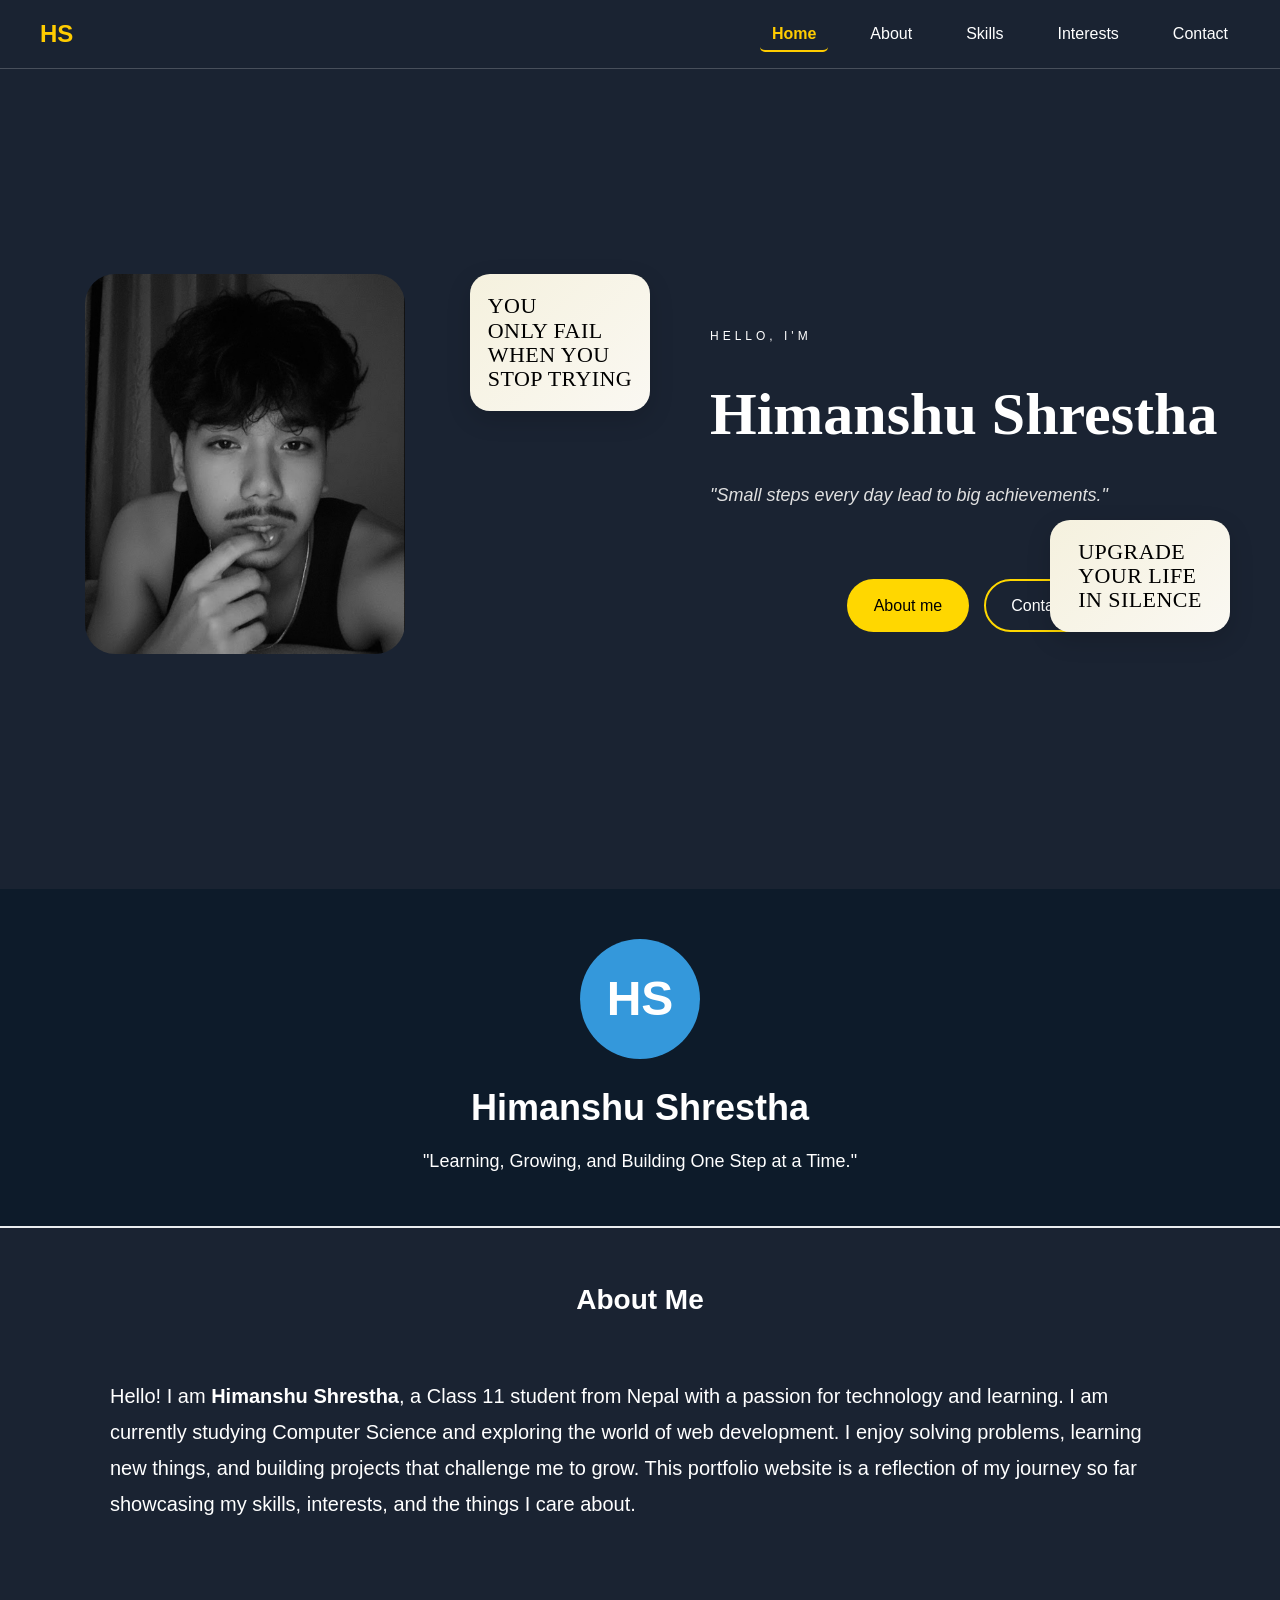
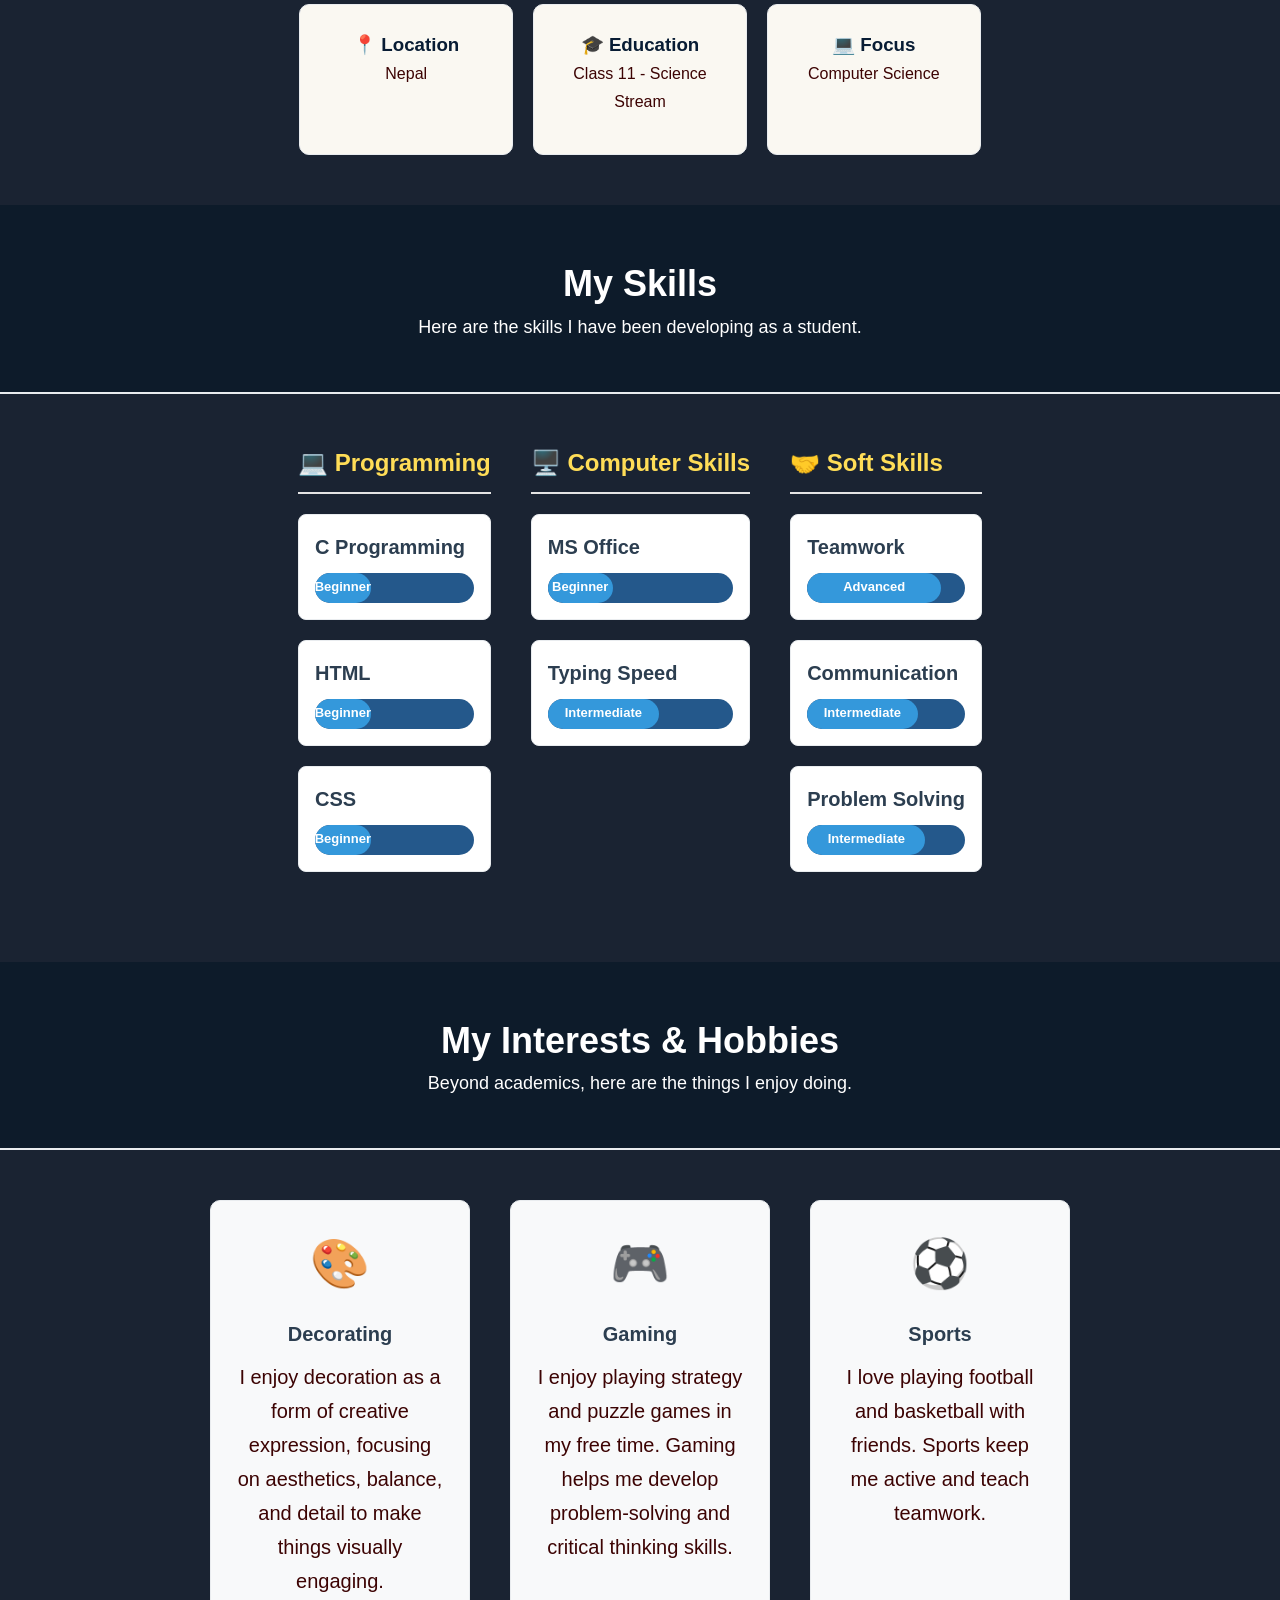
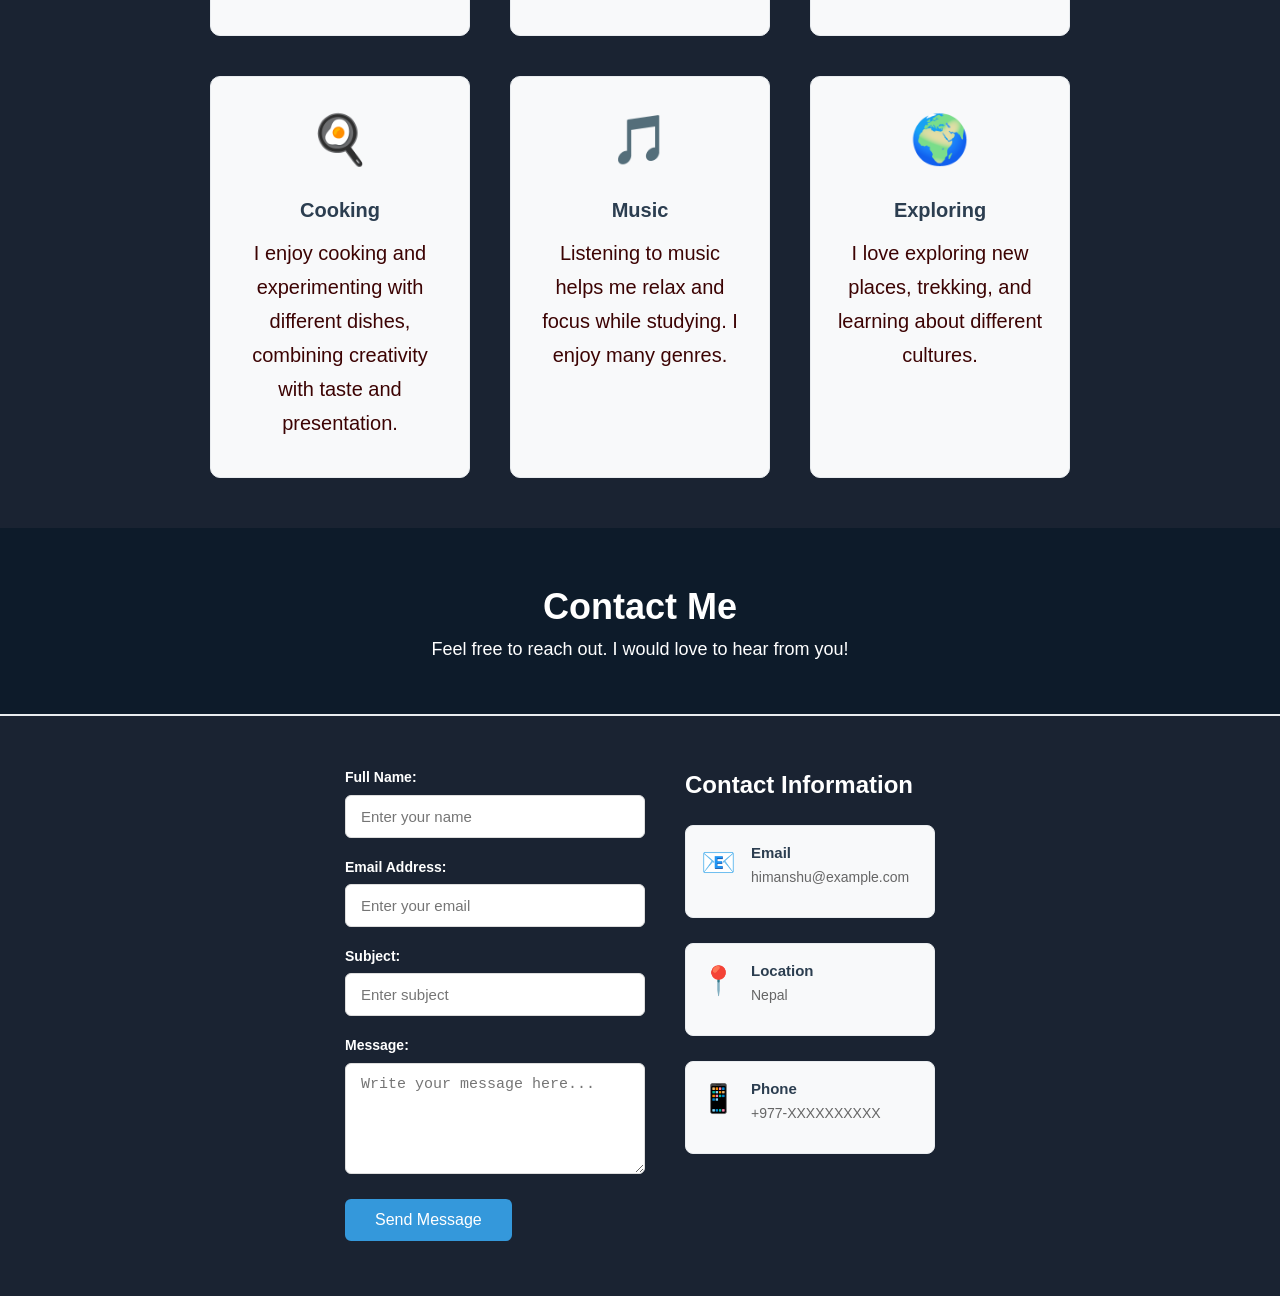
<file: index.html>
<!DOCTYPE html>
<html>
<head>
  <meta charset="UTF-8">
  <meta name="viewport" content="width=device-width, initial-scale=1.0">
  <title>Himanshu Shrestha - Portfolio</title>
  <link rel="stylesheet" href="css/home.css">

</head>
<body>

  <nav class="navbar">
    <div class="nav-brand"><a href="index.html">HS</a></div>
    <ul class="nav-links">
      <li><a href="home.html" class="active">Home</a></li>
      <li><a href="about.html">About</a></li>
      <li><a href="skills.html">Skills</a></li>
      <li><a href="interests.html">Interests</a></li>
      <li><a href="contact.html">Contact</a></li>
    </ul>
  </nav>


  <section class="hero">

    <div class="hero-left">
      <div class="hero-image">
        <img src="IMG_1702.jpeg" alt="Himanshu Shrestha" />
      </div>

      <div class="quotes">
        <div class="quote-card quote-a">
          <p>YOU <br>ONLY FAIL<br>WHEN YOU<br>STOP TRYING</p>
        </div>
      </div>

    </div>

    <div class="hero-right">
      <p class="subtitle">Hello, I'm</p>
      <h1 class="title">Himanshu Shrestha</h1>
      <p class="tagline">"Small steps every day lead to big achievements."</p>

      <div class="buttons">
       <a href="about.html" class="btn primary">About me</a>
       <a href="contact.html" class="btn outline">Contact</a>
      </div>

      <div class="quote-card quote-b">
        <p>UPGRADE<br>YOUR LIFE<br>in SILENCE</p>
      </div>
    </div>
  </section>

</body>
</html>

<!DOCTYPE html>
<html>
<head>
    <meta charset="UTF-8">
    <meta name="viewport" content="width=device-width, initial-scale=1.0">
    <title>Himanshu Shrestha - About Me</title>
    <link rel="stylesheet" href="css/style.css">
    <link rel="stylesheet" href="css/about.css">

    <style>
        .hero-section {
            text-align: center;
            padding: 60px 20px;
            background-color: #0d1b2a;
            border-bottom: 2px solid #e9ecef;
        }

        .hero-section h1 {
            font-size: 42px;
            color: #fff;
            margin-bottom: 10px;
        }

        .hero-section p.tagline {
            font-size: 18px;
            color: #fff;
            font-style: italic;
        }
    </style>
</head>

<body>
    <section class="page-header hero-section">
        <div class="avatar-container">
            <div style="width: 120px; height: 120px; border-radius: 50%; background-color: #3498db; color: white; display: flex; align-items: center; justify-content: center; font-size: 48px; font-weight: bold; margin: 0 auto 20px auto;">HS</div>
        </div>
        <h1>Himanshu Shrestha</h1>
        <p class=".tagline">"Learning, Growing, and Building One Step at a Time."</p>
    </section>

    <section class="content-section">
        <div class="container">
            <h2>About Me</h2>
            <p style="font-size: 20px;">
                Hello! I am <strong>Himanshu Shrestha</strong>, a Class 11 student from Nepal with a passion for technology and learning. I am currently studying Computer Science and exploring the world of web development. I enjoy solving problems, learning new things, and building projects that challenge me to grow. This portfolio website is a reflection of my journey so far showcasing my skills, interests, and the things I care about.
            </p>

            <div class="info-cards">
                <div class="info-card">
                    <h3>📍 Location</h3>
                    <p>Nepal</p>
                </div>
                <div class="info-card">
                    <h3>🎓 Education</h3>
                    <p>Class 11 - Science Stream</p>
                </div>
                <div class="info-card">
                    <h3>💻 Focus</h3>
                    <p>Computer Science</p>
                </div>
            </div>
        </div>
    </section>

</body>
</html>

<!DOCTYPE html>
<html>
<head>
    <meta charset="UTF-8">
    <meta name="viewport" content="width=device-width, initial-scale=1.0">
    <title>Himanshu Shrestha - Skills</title>
    <link rel="stylesheet" href="css/style.css">
    <link rel="stylesheet" href="css/skills.css">

    <style>
        .skills-header {
            text-align: center;
            padding: 50px 20px;
            background-color: #0d1b2a;
            border-bottom: 2px solid #e9ecef;
        }

        .skills-header h1 {
            font-size: 36px;
            color: #fff;
        }

        .skills-header p {
            color: #fff;
            font-size: 18px;
        }
    </style>
</head>

<body>
    <section class="skills-header">
        <h1>My Skills</h1>
        <p>Here are the skills I have been developing as a student.</p>
    </section>

    <section class="content-section">
        <div class="container">

            <div class="skill-category">
                <h2>💻 Programming</h2> 
                <div class="skills-grid">
                    <div class="skill-item">
                        <h3>C Programming</h3>
                        <div class="skill-bar">
                            <div class="skill-level" style="width: 35%;">Beginner</div>
                        </div>
                    </div>

                    <div class="skill-item">
                        <h3>HTML</h3>
                        <div class="skill-bar">
                            <div class="skill-level" style="width: 35%;">Beginner</div>
                        </div>
                    </div>

                    <div class="skill-item">
                        <h3>CSS</h3>
                        <div class="skill-bar">
                            <div class="skill-level" style="width: 35%;">Beginner</div>
                        </div>
                    </div>
                </div>
            </div>

            <div class="skill-category">
                <h2>🖥️ Computer Skills</h2>
                <div class="skills-grid">
                    <div class="skill-item">
                        <h3>MS Office</h3>
                        <div class="skill-bar">
                            <div class="skill-level" style="width: 35%;">Beginner</div>
                        </div>
                    </div>

                    <div class="skill-item">
                        <h3>Typing Speed</h3>
                        <div class="skill-bar">
                            <div class="skill-level" style="width: 60%;">Intermediate</div>
                        </div>
                    </div>
                </div>
            </div>

            <div class="skill-category">
                <h2>🤝 Soft Skills</h2>
                <div class="skills-grid">
                    <div class="skill-item">
                        <h3>Teamwork</h3>
                        <div class="skill-bar">
                            <div class="skill-level" style="width: 85%;">Advanced</div>
                        </div>
                    </div>

                    <div class="skill-item">
                        <h3>Communication</h3>
                        <div class="skill-bar">
                            <div class="skill-level" style="width: 70%;">Intermediate</div>
                        </div>
                    </div>

                    <div class="skill-item">
                        <h3>Problem Solving</h3>
                        <div class="skill-bar">
                            <div class="skill-level" style="width: 75%;">Intermediate</div>
                        </div>
                    </div>
                </div>
            </div>

        </div>
    </section>

</body>
</html>

<!DOCTYPE html>
<html>
<head>
    <meta charset="UTF-8">
    <meta name="viewport" content="width=device-width, initial-scale=1.0">
    <title>Himanshu Shrestha - Interests</title>
    <link rel="stylesheet" href="css/style.css">
    <link rel="stylesheet" href="css/interests.css">

    <style>
        .interests-header {
            text-align: center;
            padding: 50px 20px;
            background-color: #0d1b2a;
            border-bottom: 2px solid #e9ecef;
        }

        .interests-header h1 {
            font-size: 36px;
            color: #fff;
        }

        .interests-header p {
            color: #fff;
            font-size: 18px;
        }
    </style>
</head>

<body>
    <section class="page-header interests-header">
        <h1>My Interests & Hobbies</h1>
        <p>Beyond academics, here are the things I enjoy doing.</p>
    </section>

    <section class="content-section">
        <div class="container">

            <div class="interest-card">
                <div class="interest-icon">🎨</div>
                <h3>Decorating</h3>
                <p>I enjoy decoration as a form of creative expression, focusing on aesthetics, balance, and detail to make things visually engaging.</p>
            </div>

            <div class="interest-card">
                <div class="interest-icon">🎮</div>
                <h3>Gaming</h3>
                <p>I enjoy playing strategy and puzzle games in my free time. Gaming helps me develop problem-solving and critical thinking skills.</p>
            </div>

            <div class="interest-card">
                <div class="interest-icon">⚽</div>
                <h3>Sports</h3>
                <p>I love playing football and basketball with friends. Sports keep me active and teach teamwork.</p>
            </div>

            <div class="interest-card">
                <div class="interest-icon">🍳</div>
                <h3>Cooking</h3>
                <p>I enjoy cooking and experimenting with different dishes, combining creativity with taste and presentation.</p>
            </div>

            <div class="interest-card">
                <div class="interest-icon">🎵</div>
                <h3>Music</h3>
                <p>Listening to music helps me relax and focus while studying. I enjoy many genres.</p>
            </div>

            <div class="interest-card">
                <div class="interest-icon">🌍</div>
                <h3>Exploring</h3>
                <p>I love exploring new places, trekking, and learning about different cultures.</p>
            </div>

        </div>
    </section>

</body>
</html>

<!DOCTYPE html>
<html>
<head>
    <meta charset="UTF-8">
    <meta name="viewport" content="width=device-width, initial-scale=1.0">
    <title>Himanshu Shrestha - Contact</title>
    <link rel="stylesheet" href="css/style.css">
    <link rel="stylesheet" href="css/contact.css">

    <style>
        .contact-header {
            text-align: center;
            padding: 50px 20px;
            background-color: #0d1b2a;
            border-bottom: 2px solid #e9ecef;
        }

        .contact-header h1 {
            font-size: 36px;
            color: #fff;
        }

        .contact-header p {
            color: #fff;
            font-size: 18px;
        }
    </style>
</head>

<body>
    <section class="page-header contact-header">
        <h1>Contact Me</h1>
        <p>Feel free to reach out. I would love to hear from you!</p>
    </section>

    <section class="content-section">
        <div class="container">
            <div class="contact-wrapper">

                <div class="contact-form-container">
                    <form id="contactForm" class="contact-form">

                        <div class="form-group">
                            <label for="name">Full Name:</label>
                            <input type="text" id="name" name="name" placeholder="Enter your name" required>
                        </div>

                        <div class="form-group">
                            <label for="email">Email Address:</label>
                            <input type="email" id="email" name="email" placeholder="Enter your email" required>
                        </div>

                        <div class="form-group">
                            <label for="subject">Subject:</label>
                            <input type="text" id="subject" name="subject" placeholder="Enter subject">
                        </div>

                        <div class="form-group">
                            <label for="message">Message:</label>
                            <textarea id="message" name="message" rows="5" placeholder="Write your message here..." required></textarea>
                        </div>

                        <button type="submit" class="submit-btn">Send Message</button>
                    </form>

                    <div id="formMessage" class="form-message"></div>
                </div>

                <div class="contact-info">
                    <h2>Contact Information</h2>

                    <div class="info-item">
                        <span class="info-icon">📧</span>
                        <div>
                            <h4>Email</h4>
                            <p>himanshu@example.com</p>
                        </div>
                    </div>

                    <div class="info-item">
                        <span class="info-icon">📍</span>
                        <div>
                            <h4>Location</h4>
                            <p>Nepal</p>
                        </div>
                    </div>

                    <div class="info-item">
                        <span class="info-icon">📱</span>
                        <div>
                            <h4>Phone</h4>
                            <p>+977-XXXXXXXXXX</p>
                        </div>
                    </div>

                </div>

            </div>
        </div>
    </section>

</body>
</html>
</file>
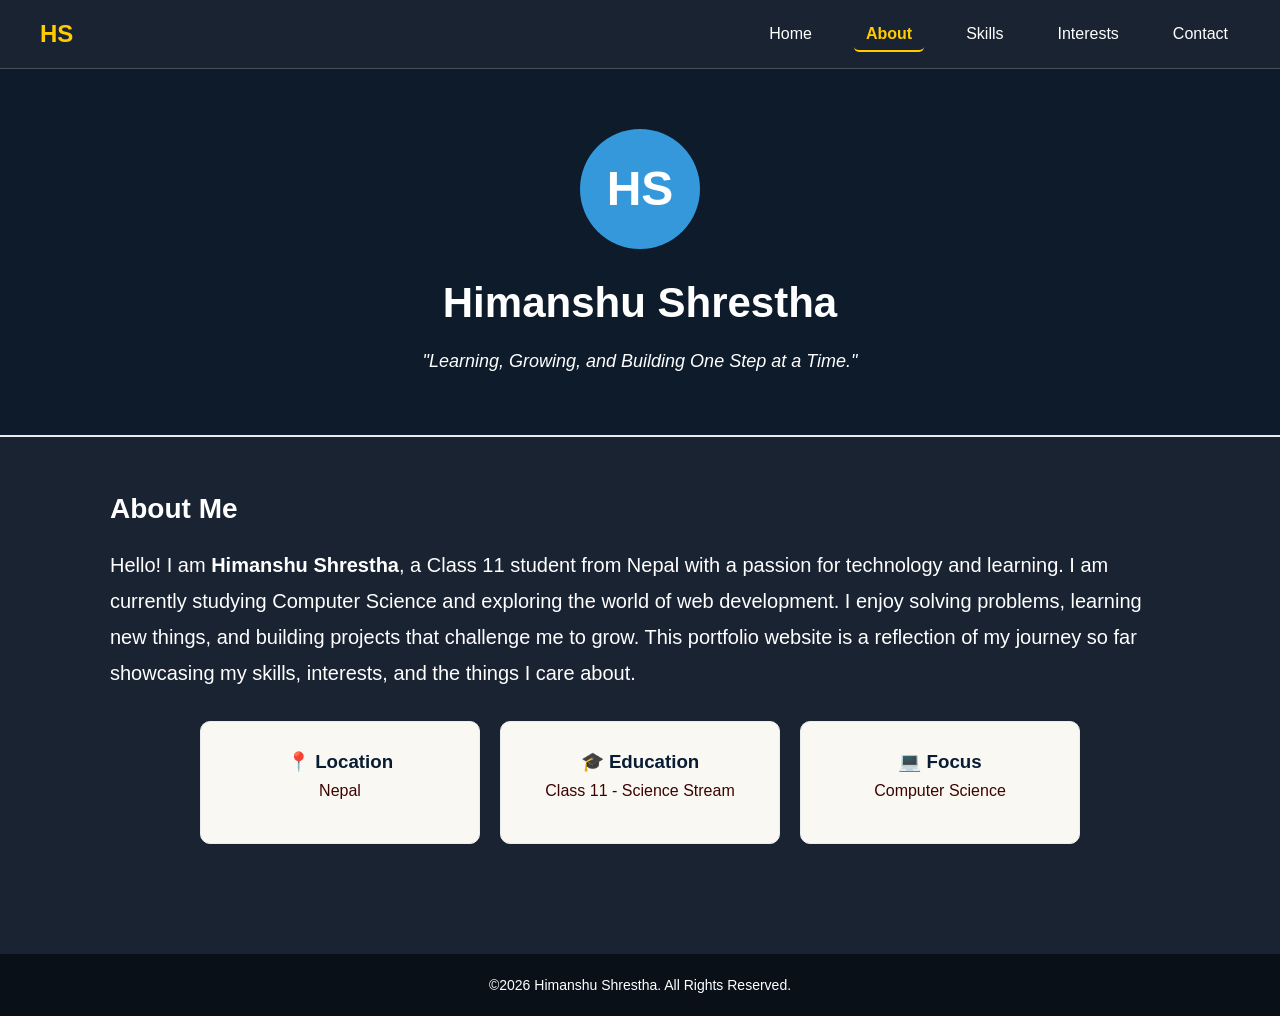
<file: about.html>
<!DOCTYPE html>
<html>
<head>
    <meta charset="UTF-8">
    <meta name="viewport" content="width=device-width, initial-scale=1.0">
    <title>Himanshu Shrestha - About Me</title>
    <link rel="stylesheet" href="css/style.css">
    <link rel="stylesheet" href="css/about.css">

    <style>
        .hero-section {
            text-align: center;
            padding: 60px 20px;
            background-color: #0d1b2a;
            border-bottom: 2px solid #e9ecef;
        }

        .hero-section h1 {
            font-size: 42px;
            color: #fff;
            margin-bottom: 10px;
        }

        .hero-section p.tagline {
            font-size: 18px;
            color: #fff;
            font-style: italic;
        }
    </style>
</head>

<body>

    <nav class="navbar">
        <div class="nav-brand"><a href="index.html">HS</a></div>
        <ul class="nav-links">
            <li><a href="home.html">Home</a></li>
            <li><a href="about.html" class="active">About</a></li>
            <li><a href="skills.html">Skills</a></li>
            <li><a href="interests.html">Interests</a></li>
            <li><a href="contact.html">Contact</a></li>
        </ul>
    </nav>

    <section class="page-header hero-section">
        <div class="avatar-container">
            <div style="width: 120px; height: 120px; border-radius: 50%; background-color: #3498db; color: white; display: flex; align-items: center; justify-content: center; font-size: 48px; font-weight: bold; margin: 0 auto 20px auto;">HS</div>
        </div>
        <h1>Himanshu Shrestha</h1>
        <p class="tagline">"Learning, Growing, and Building One Step at a Time."</p>
    </section>

    <section class="content-section">
        <div class="container">
            <h2>About Me</h2>
            <p style="font-size: 20px;">
                Hello! I am <strong>Himanshu Shrestha</strong>, a Class 11 student from Nepal with a passion for technology and learning. I am currently studying Computer Science and exploring the world of web development. I enjoy solving problems, learning new things, and building projects that challenge me to grow. This portfolio website is a reflection of my journey so far showcasing my skills, interests, and the things I care about.
            </p>

            <div class="info-cards">
                <div class="info-card">
                    <h3>📍 Location</h3>
                    <p>Nepal</p>
                </div>
                <div class="info-card">
                    <h3>🎓 Education</h3>
                    <p>Class 11 - Science Stream</p>
                </div>
                <div class="info-card">
                    <h3>💻 Focus</h3>
                    <p>Computer Science</p>
                </div>
            </div>
        </div>
    </section>

    <footer class="footer">
        <p>©2026 Himanshu Shrestha. All Rights Reserved.</p>
    </footer>

</body>
</html>
</file>
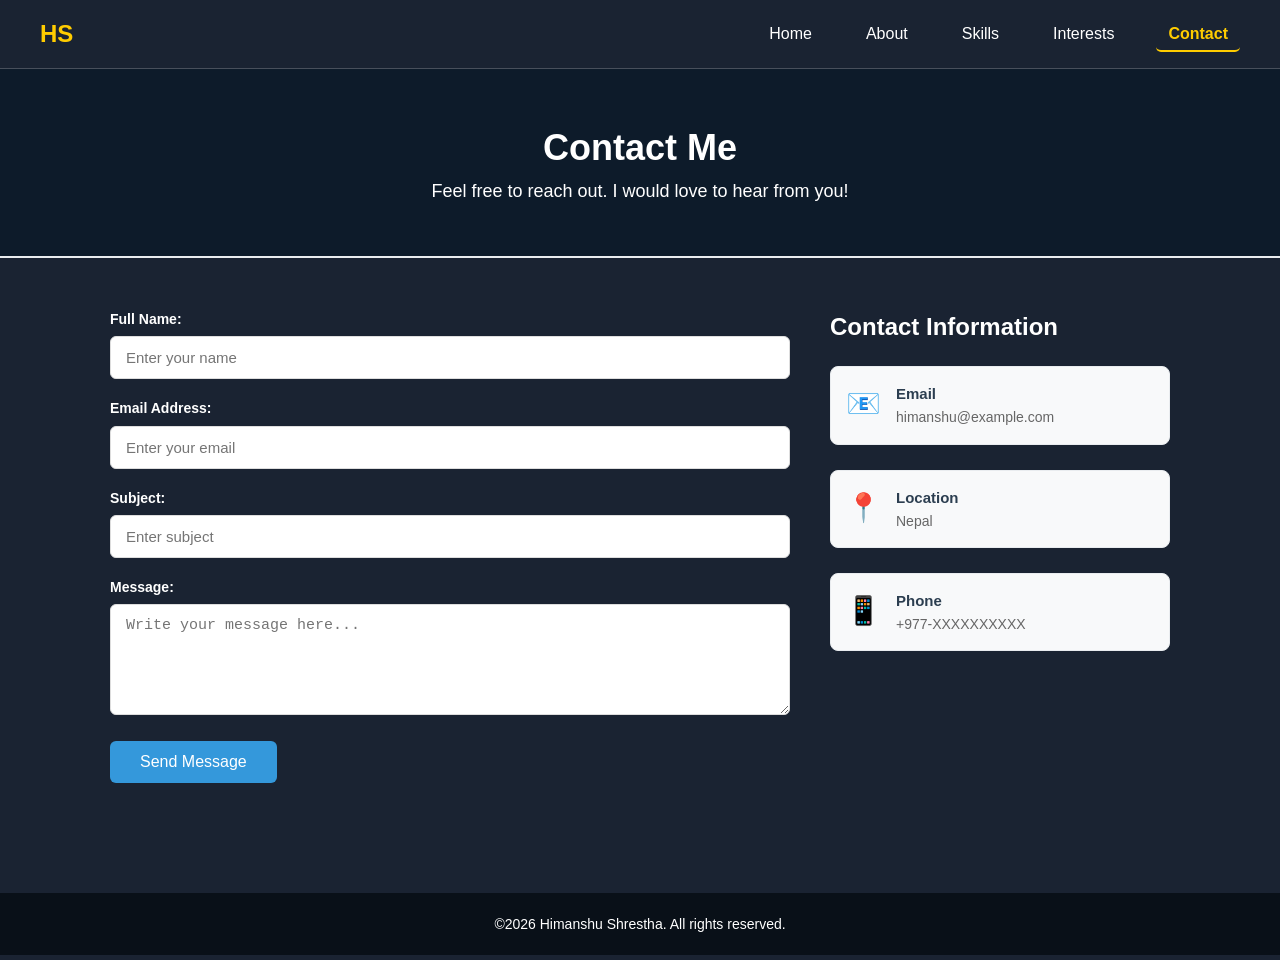
<file: contact.html>
<!DOCTYPE html>
<html>
<head>
    <meta charset="UTF-8">
    <meta name="viewport" content="width=device-width, initial-scale=1.0">
    <title>Himanshu Shrestha - Contact</title>
    <link rel="stylesheet" href="css/style.css">
    <link rel="stylesheet" href="css/contact.css">

    <style>
        .contact-header {
            text-align: center;
            padding: 50px 20px;
            background-color: #0d1b2a;
            border-bottom: 2px solid #e9ecef;
        }

        .contact-header h1 {
            font-size: 36px;
            color: #fff;
        }

        .contact-header p {
            color: #fff;
            font-size: 18px;
        }
    </style>
</head>

<body>

    <nav class="navbar">
        <div class="nav-brand"><a href="index.html">HS</a></div>
        <ul class="nav-links">
            <li><a href="home.html">Home</a></li>
            <li><a href="about.html">About</a></li>
            <li><a href="skills.html">Skills</a></li>
            <li><a href="interests.html">Interests</a></li>
            <li><a href="contact.html" class="active">Contact</a></li>
        </ul>
    </nav>

    <section class="page-header contact-header">
        <h1>Contact Me</h1>
        <p>Feel free to reach out. I would love to hear from you!</p>
    </section>

    <section class="content-section">
        <div class="container">
            <div class="contact-wrapper">

                <div class="contact-form-container">
                    <form id="contactForm" class="contact-form">

                        <div class="form-group">
                            <label for="name">Full Name:</label>
                            <input type="text" id="name" name="name" placeholder="Enter your name" required>
                        </div>

                        <div class="form-group">
                            <label for="email">Email Address:</label>
                            <input type="email" id="email" name="email" placeholder="Enter your email" required>
                        </div>

                        <div class="form-group">
                            <label for="subject">Subject:</label>
                            <input type="text" id="subject" name="subject" placeholder="Enter subject">
                        </div>

                        <div class="form-group">
                            <label for="message">Message:</label>
                            <textarea id="message" name="message" rows="5" placeholder="Write your message here..." required></textarea>
                        </div>

                        <button type="submit" class="submit-btn">Send Message</button>
                    </form>

                    <div id="formMessage" class="form-message"></div>
                </div>

                <div class="contact-info">
                    <h2>Contact Information</h2>

                    <div class="info-item">
                        <span class="info-icon">📧</span>
                        <div>
                            <h4>Email</h4>
                            <p>himanshu@example.com</p>
                        </div>
                    </div>

                    <div class="info-item">
                        <span class="info-icon">📍</span>
                        <div>
                            <h4>Location</h4>
                            <p>Nepal</p>
                        </div>
                    </div>

                    <div class="info-item">
                        <span class="info-icon">📱</span>
                        <div>
                            <h4>Phone</h4>
                            <p>+977-XXXXXXXXXX</p>
                        </div>
                    </div>

                </div>

            </div>
        </div>
    </section>

    <footer class="footer">
        <p>©2026 Himanshu Shrestha. All rights reserved.</p>
    </footer>

</body>
</html>
</file>
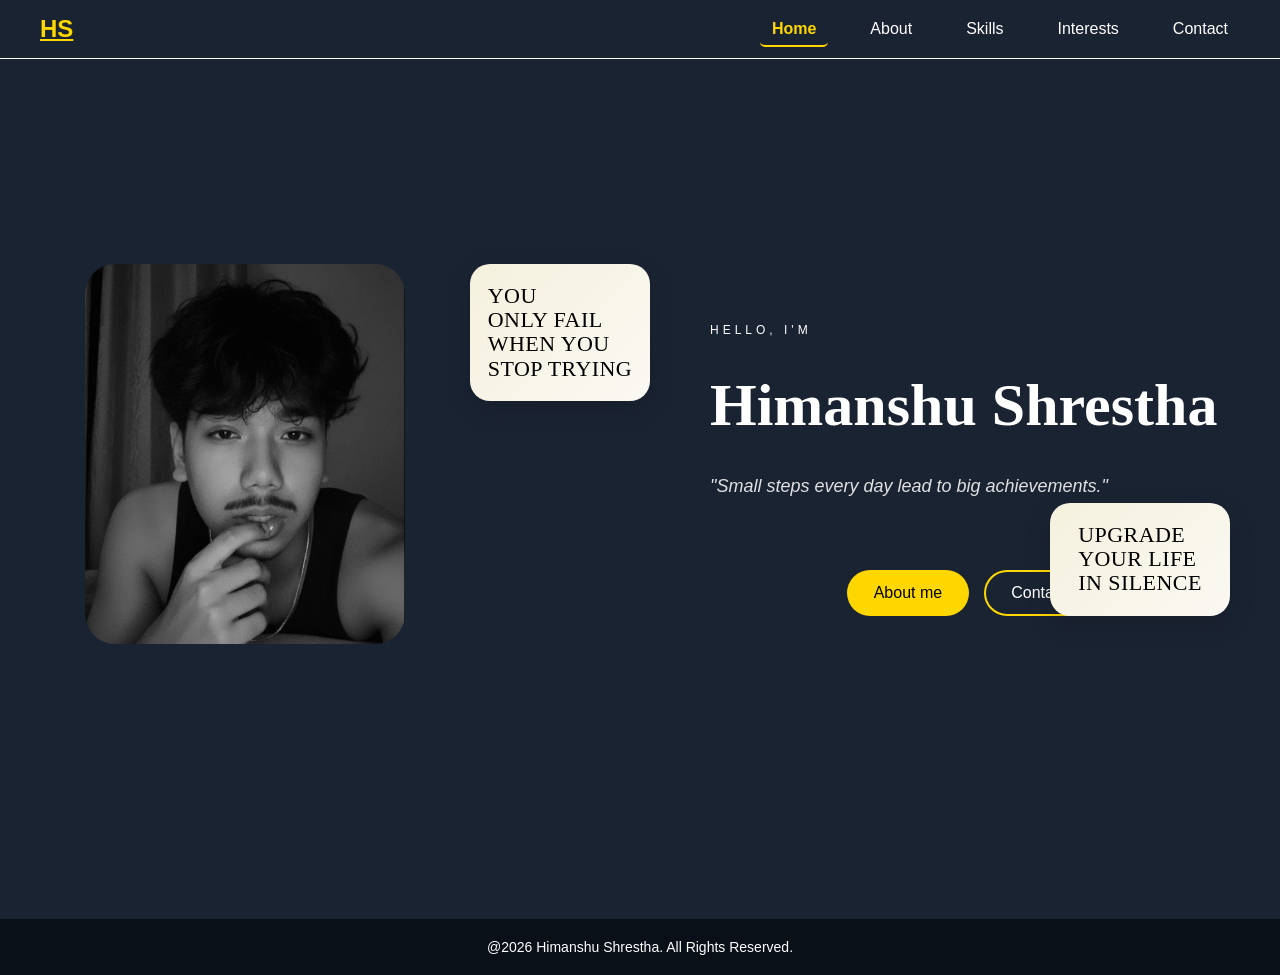
<file: home.html>
<!DOCTYPE html>
<html>
<head>
  <meta charset="UTF-8">
  <meta name="viewport" content="width=device-width, initial-scale=1.0">
  <title>Himanshu Shrestha - Portfolio</title>
  <link rel="stylesheet" href="css/home.css">

</head>
<body>

  <nav class="navbar">
    <div class="nav-brand"><a href="index.html">HS</a></div>
    <ul class="nav-links">
      <li><a href="home.html" class="active">Home</a></li>
      <li><a href="about.html">About</a></li>
      <li><a href="skills.html">Skills</a></li>
      <li><a href="interests.html">Interests</a></li>
      <li><a href="contact.html">Contact</a></li>
    </ul>
  </nav>


  <section class="hero">

    <div class="hero-left">
      <div class="hero-image">
        <img src="IMG_1702.jpeg" alt="Himanshu Shrestha" />
      </div>

      <div class="quotes">
        <div class="quote-card quote-a">
          <p>YOU <br>ONLY FAIL<br>WHEN YOU<br>STOP TRYING</p>
        </div>
      </div>

    </div>

    <div class="hero-right">
      <p class="subtitle">Hello, I'm</p>
      <h1 class="title">Himanshu Shrestha</h1>
      <p class="tagline">"Small steps every day lead to big achievements."</p>

      <div class="buttons">
       <a href="about.html" class="btn primary">About me</a>
       <a href="contact.html" class="btn outline">Contact</a>
      </div>

      <div class="quote-card quote-b">
        <p>UPGRADE<br>YOUR LIFE<br>in SILENCE</p>
      </div>
    </div>
  </section>

  
  <footer class="footer">
    <p>@2026 Himanshu Shrestha. All Rights Reserved.</p>
  </footer>

</body>
</html>
</file>
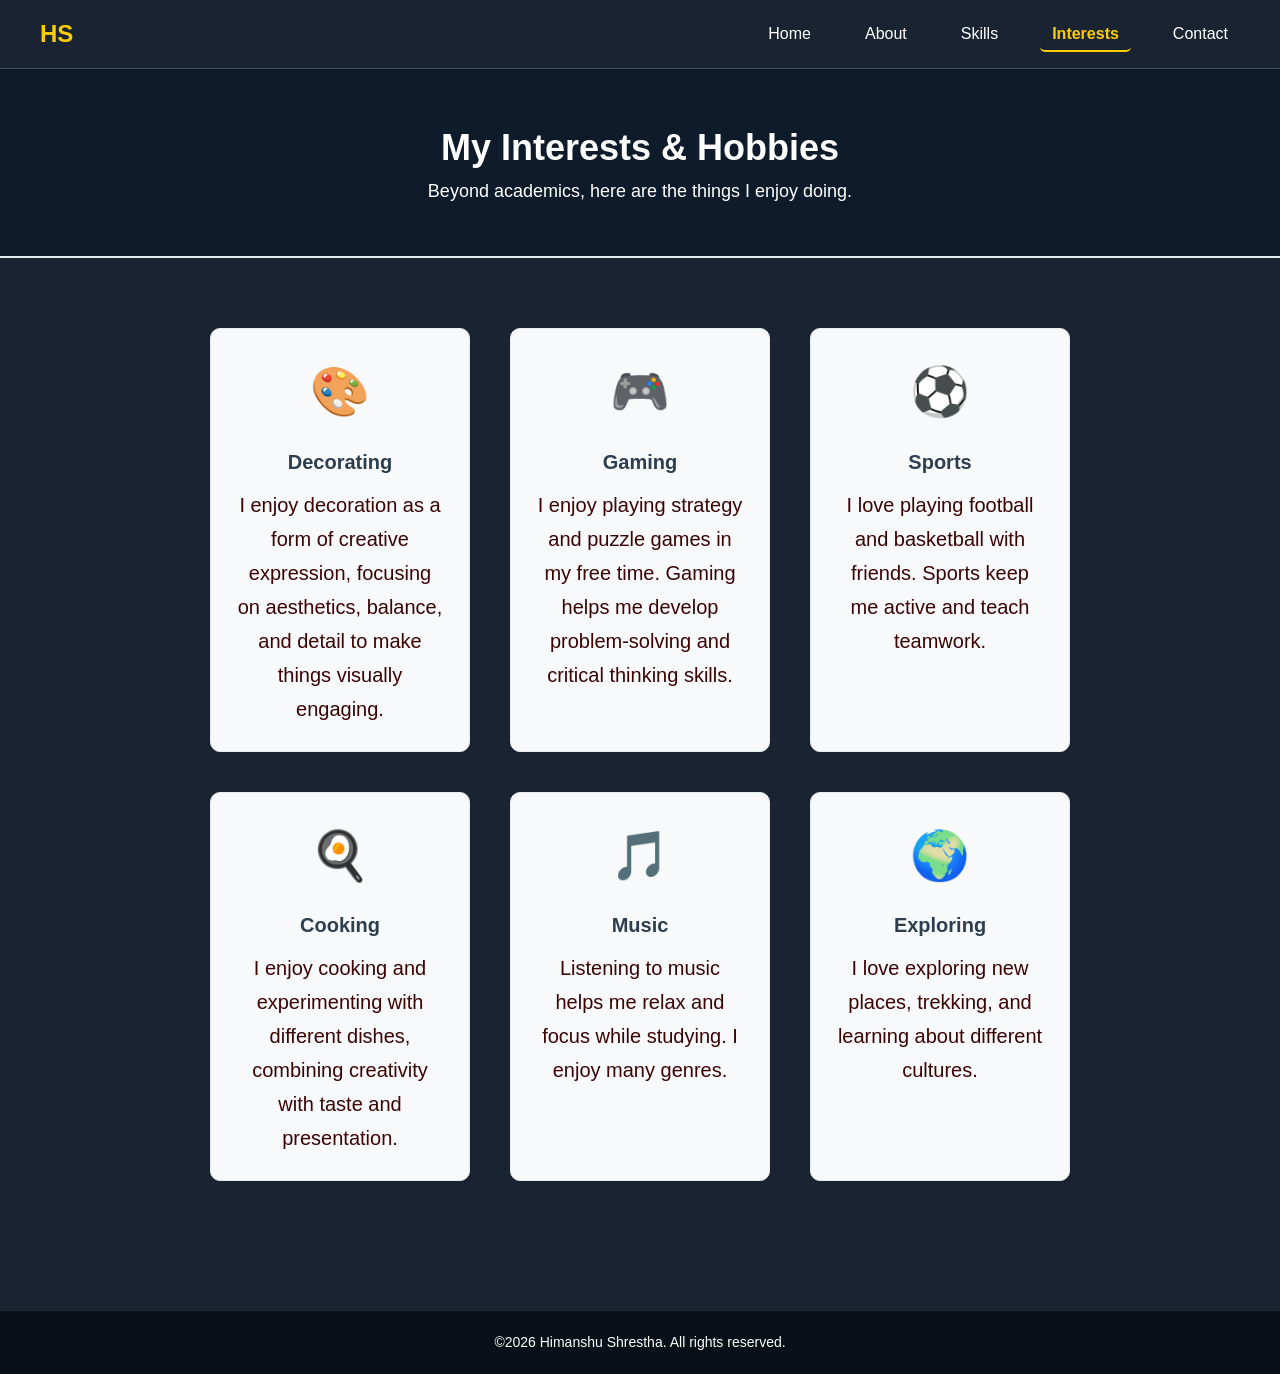
<file: interests.html>
<!DOCTYPE html>
<html>
<head>
    <meta charset="UTF-8">
    <meta name="viewport" content="width=device-width, initial-scale=1.0">
    <title>Himanshu Shrestha - Interests</title>
    <link rel="stylesheet" href="css/style.css">
    <link rel="stylesheet" href="css/interests.css">

    <style>
        .interests-header {
            text-align: center;
            padding: 50px 20px;
            background-color: #0d1b2a;
            border-bottom: 2px solid #e9ecef;
        }

        .interests-header h1 {
            font-size: 36px;
            color: #fff;
        }

        .interests-header p {
            color: #fff;
            font-size: 18px;
        }
    </style>
</head>

<body>

    <nav class="navbar">
        <div class="nav-brand"><a href="index.html">HS</a></div>
        <ul class="nav-links">
            <li><a href="home.html">Home</a></li>
            <li><a href="about.html">About</a></li>
            <li><a href="skills.html">Skills</a></li>
            <li><a href="interests.html" class="active">Interests</a></li>
            <li><a href="contact.html">Contact</a></li>
        </ul>
    </nav>

    <section class="page-header interests-header">
        <h1>My Interests & Hobbies</h1>
        <p>Beyond academics, here are the things I enjoy doing.</p>
    </section>

    <section class="content-section">
        <div class="container">

            <div class="interest-card">
                <div class="interest-icon">🎨</div>
                <h3>Decorating</h3>
                <p>I enjoy decoration as a form of creative expression, focusing on aesthetics, balance, and detail to make things visually engaging.</p>
            </div>

            <div class="interest-card">
                <div class="interest-icon">🎮</div>
                <h3>Gaming</h3>
                <p>I enjoy playing strategy and puzzle games in my free time. Gaming helps me develop problem-solving and critical thinking skills.</p>
            </div>

            <div class="interest-card">
                <div class="interest-icon">⚽</div>
                <h3>Sports</h3>
                <p>I love playing football and basketball with friends. Sports keep me active and teach teamwork.</p>
            </div>

            <div class="interest-card">
                <div class="interest-icon">🍳</div>
                <h3>Cooking</h3>
                <p>I enjoy cooking and experimenting with different dishes, combining creativity with taste and presentation.</p>
            </div>

            <div class="interest-card">
                <div class="interest-icon">🎵</div>
                <h3>Music</h3>
                <p>Listening to music helps me relax and focus while studying. I enjoy many genres.</p>
            </div>

            <div class="interest-card">
                <div class="interest-icon">🌍</div>
                <h3>Exploring</h3>
                <p>I love exploring new places, trekking, and learning about different cultures.</p>
            </div>

        </div>
    </section>

    <footer class="footer">
        <p>©2026 Himanshu Shrestha. All rights reserved.</p>
    </footer>

</body>
</html>
</file>
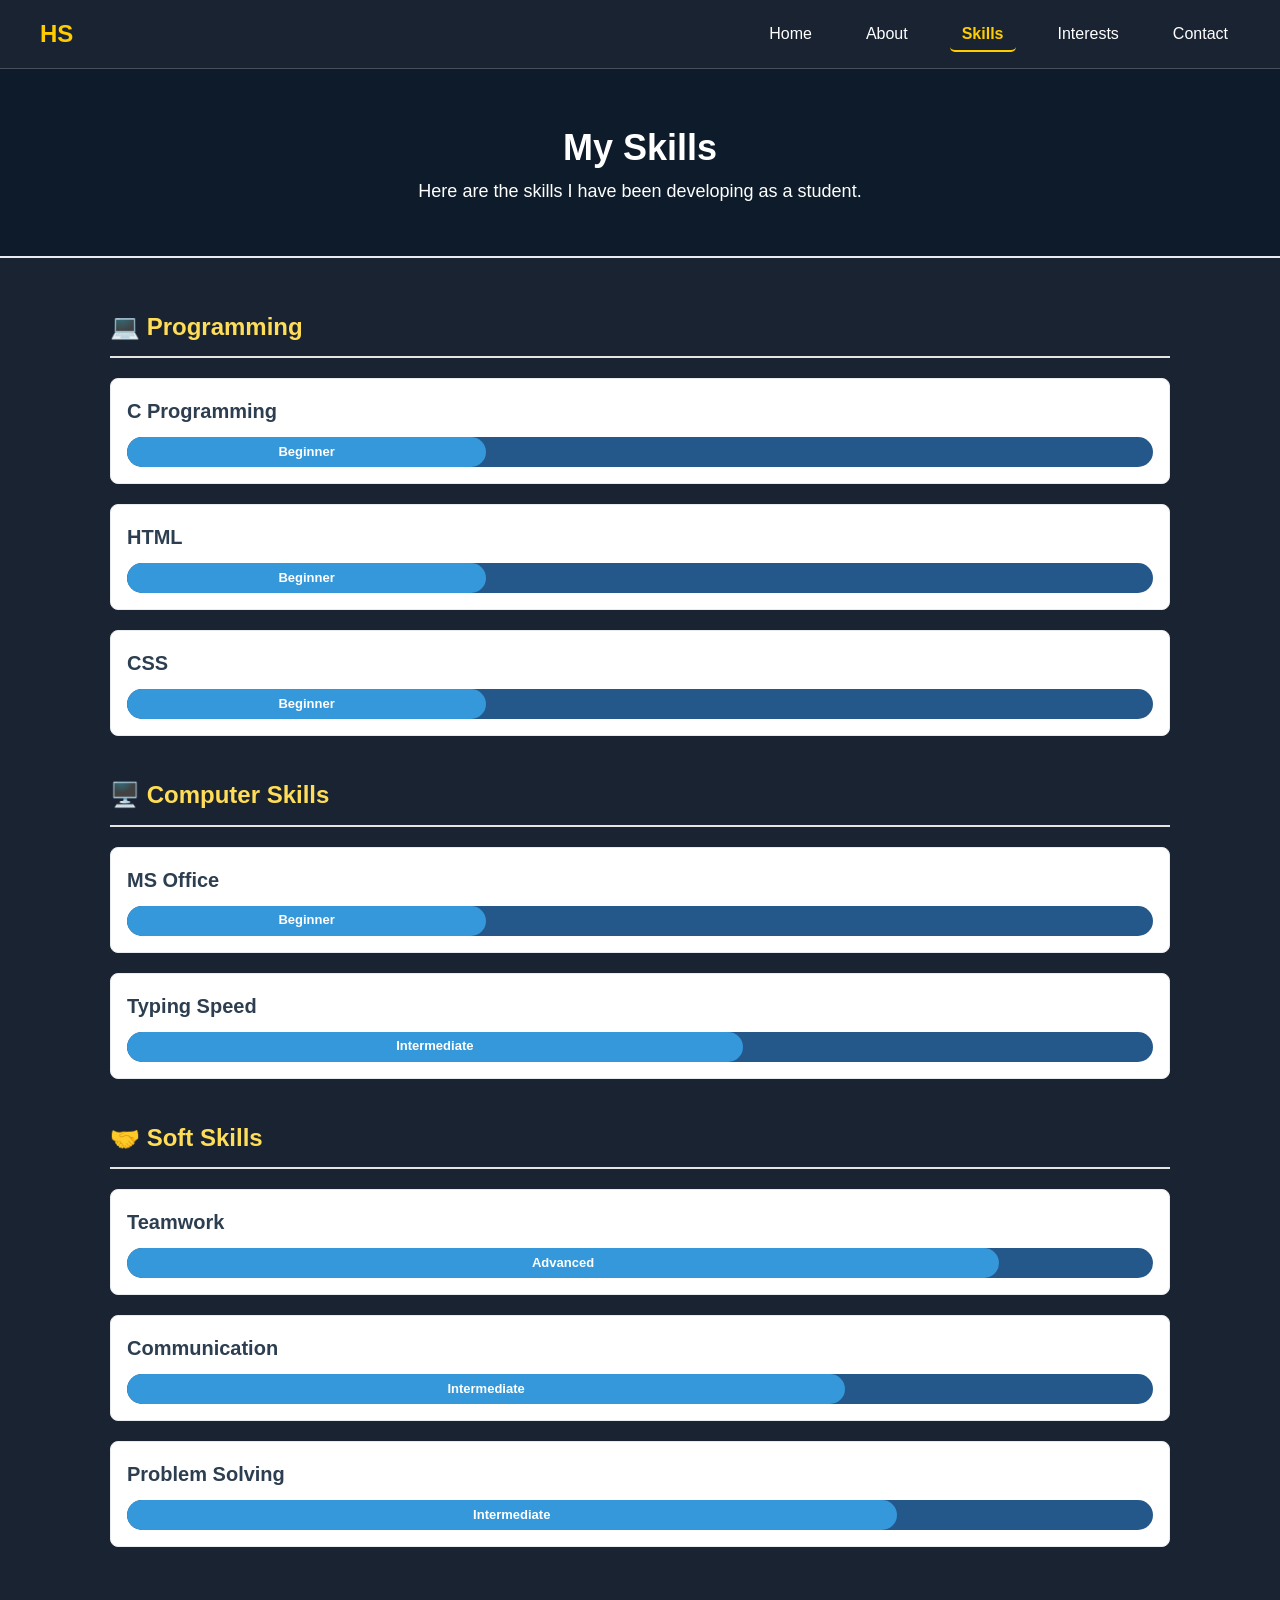
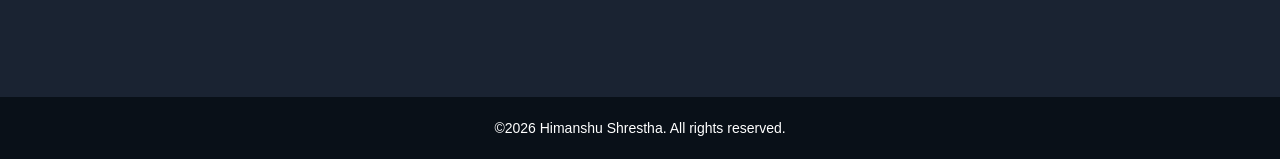
<file: skills.html>
<!DOCTYPE html>
<html>
<head>
    <meta charset="UTF-8">
    <meta name="viewport" content="width=device-width, initial-scale=1.0">
    <title>Himanshu Shrestha - Skills</title>
    <link rel="stylesheet" href="css/style.css">
    <link rel="stylesheet" href="css/skills.css">

    <style>
        .skills-header {
            text-align: center;
            padding: 50px 20px;
            background-color: #0d1b2a;
            border-bottom: 2px solid #e9ecef;
        }

        .skills-header h1 {
            font-size: 36px;
            color: #fff;
        }

        .skills-header p {
            color: #fff;
            font-size: 18px;
        }
    </style>
</head>

<body>

    <nav class="navbar">
        <div class="nav-brand"><a href="index.html">HS</a></div>
        <ul class="nav-links">
            <li><a href="home.html">Home</a></li>
            <li><a href="about.html">About</a></li>
            <li><a href="skills.html" class="active">Skills</a></li>
            <li><a href="interests.html">Interests</a></li>
            <li><a href="contact.html">Contact</a></li>
        </ul>
    </nav>

    <section class="skills-header">
        <h1>My Skills</h1>
        <p>Here are the skills I have been developing as a student.</p>
    </section>

    <section class="content-section">
        <div class="container">

            <div class="skill-category">
                <h2>💻 Programming</h2> 
                <div class="skills-grid">
                    <div class="skill-item">
                        <h3>C Programming</h3>
                        <div class="skill-bar">
                            <div class="skill-level" style="width: 35%;">Beginner</div>
                        </div>
                    </div>

                    <div class="skill-item">
                        <h3>HTML</h3>
                        <div class="skill-bar">
                            <div class="skill-level" style="width: 35%;">Beginner</div>
                        </div>
                    </div>

                    <div class="skill-item">
                        <h3>CSS</h3>
                        <div class="skill-bar">
                            <div class="skill-level" style="width: 35%;">Beginner</div>
                        </div>
                    </div>
                </div>
            </div>

            <div class="skill-category">
                <h2>🖥️ Computer Skills</h2>
                <div class="skills-grid">
                    <div class="skill-item">
                        <h3>MS Office</h3>
                        <div class="skill-bar">
                            <div class="skill-level" style="width: 35%;">Beginner</div>
                        </div>
                    </div>

                    <div class="skill-item">
                        <h3>Typing Speed</h3>
                        <div class="skill-bar">
                            <div class="skill-level" style="width: 60%;">Intermediate</div>
                        </div>
                    </div>
                </div>
            </div>

            <div class="skill-category">
                <h2>🤝 Soft Skills</h2>
                <div class="skills-grid">
                    <div class="skill-item">
                        <h3>Teamwork</h3>
                        <div class="skill-bar">
                            <div class="skill-level" style="width: 85%;">Advanced</div>
                        </div>
                    </div>

                    <div class="skill-item">
                        <h3>Communication</h3>
                        <div class="skill-bar">
                            <div class="skill-level" style="width: 70%;">Intermediate</div>
                        </div>
                    </div>

                    <div class="skill-item">
                        <h3>Problem Solving</h3>
                        <div class="skill-bar">
                            <div class="skill-level" style="width: 75%;">Intermediate</div>
                        </div>
                    </div>
                </div>
            </div>

        </div>
    </section>

    <footer class="footer">
        <p>©2026 Himanshu Shrestha. All rights reserved.</p>
    </footer>

</body>
</html>
</file>
<file: css/home.css>
:root {
  --background: #1a2332;
  --foreground: #ffffff;
  --primary: #ffd700;
  --text-light: #e0e0e0;
  --quote-bg: #f5f1de;

  --font-heading: 'Playfair Display', serif;
  --font-body: 'Inter', sans-serif;
}

* {
  margin: 0;
  padding: 0;
  box-sizing: border-box;
}

body {
  background: var(--background);
  color: var(--foreground);
  font-family: var(--font-body);
  min-height: 100vh;
}

.navbar {
  display: flex;
  justify-content: space-between;
  align-items: center;
  padding: 15px 40px;
  background-color: var(--background);
  border-bottom: 1px solid #ffffff;
  position: sticky;
  top: 0;
  z-index: 100;
}

.nav-brand a {
  font-size: 24px;
  font-weight: bold;
  color: var(--primary);
}

.nav-links {
  display: flex;
  gap: 30px;
  list-style: none;
}

.nav-links li a {
  font-size: 16px;
  color: var(--foreground);
  padding: 8px 12px;
  border-radius: 5px;
  transition: color 0.3s, background-color 0.3s;
  text-decoration: none;
}

.nav-links li a:hover {
  color: var(--primary);
  background-color: transparent;
}

.nav-links li a.active {
  color: var(--primary);
  font-weight: bold;
  border-bottom: 2px solid var(--primary);
}

.hero {
  min-height: calc(100vh - 80px);
  display: flex;
  align-items: center;
  justify-content: space-between;
  padding: 50px;
  gap: 60px;
  max-width: 1400px;
  margin: 0 auto;
}

.hero-left {
  flex: 0 0 auto;
  display: flex;
  flex-direction: row;
  gap: 30px;
  width: 100%;
  max-width: 600px;
}

.hero-image {
  width: 350px;
  flex-shrink: 0;
}

.hero-image img {
  width: 100%;
  height: auto;
  border-radius: 15px;
  display: block;
  object-fit: cover;
}

.quote-card:hover {
  transform: translateY(-8px);
  box-shadow: 0 12px 32px rgba(255, 215, 0, 0.2);
  border-color: rgba(255, 215, 0, 0.4);
}


.hero-right {
  flex: 1;
  display: flex;
  flex-direction: column;
  justify-content: center;
  gap: 20px;
  position: relative;
}

.subtitle {
  font-size: 16px;
  color: var(--text-light);
  letter-spacing: 2px;
  text-transform: capitalize;
  font-weight: 300;
}

.title {
  font-size: 72px;
  font-family: var(--font-heading);
  font-weight: 700;
  color: var(--foreground);
  line-height: 1.1;
  margin-bottom: 10px;
}

.tagline {
  font-size: 18px;
  color: var(--text-light);
  font-style: italic;
  line-height: 1.5;
  margin-bottom: 30px;
  max-width: 500px;
}

.buttons {
  display: flex;
  gap: 20px;
  margin-top: 20px;
}

.btn {
  padding: 15px 40px;
  border-radius: 50px;
  font-size: 16px;
  font-weight: 600;
  text-decoration: none;
  transition: all 0.3s ease;
  display: inline-block;
  cursor: pointer;
  border: 2px solid transparent;
}

.btn.primary {
  background: var(--primary);
  color: #000;
}

.btn.primary:hover {
  background: #ffed4e;
  transform: translateY(-2px);
}

.btn.outline {
  background: transparent;
  color: var(--foreground);
  border: 2px solid var(--primary);
}

.btn.outline:hover {
  background: var(--primary);
  color: #000;
  transform: translateY(-2px);
}

.quote-card.quote-b {
  position: absolute;
  bottom: 0;
  right: 0;
}

.circle {
  position: absolute;
  border-radius: 50%;
  filter: blur(100px);
}

.circle1 {
  width: 250px;
  height: 250px;
  background: var(--primary-light);
  top: 80px;
  right: 80px;
}

.circle2 {
  width: 200px;
  height: 200px;
  background: var(--accent-light);
  bottom: 80px;
  left: 50px;
}

.hero-content {
  max-width: 700px;
  z-index: 2;
}

.hero-image {
  margin: 0 auto 30px;
  max-width: 320px;
}

.hero-image img {
  width: 100%;
  height: auto;
  border-radius: 30px;
  display: block;
}

.quote-card {
  width: 180px;
  flex: 0 0 180px;

  padding: 20px 12px;
  border-radius: 20px;
  background: linear-gradient(135deg, var(--quote-bg) 0%, #faf8f2 100%);
  
  display: flex;
  align-items: center;
  justify-content: center;
  min-height: 85px;

  box-shadow: 0 8px 24px rgba(0, 0, 0, 0.15);
}

.quote-card p {
  margin: 0;
  font-family: var(--font-heading);
  font-size: 22px;
  line-height: 1.1;
  letter-spacing: 0.02em;
  white-space: pre;
  text-transform: uppercase;
}

.quote-b p {
  color: hsl(0, 0%, 0%);
}

.quote-a p {
  color: hsl(0, 0%, 0%);
}

.subtitle {
  letter-spacing: 4px;
  font-size: 12px;
  text-transform: uppercase;
  margin-bottom: 15px;
  color: var(--muted);
}

.title {
  font-size: 60px;
  font-family: var(--font-heading);
  margin-bottom: 15px;
}

.line {
  width: 60px;
  height: 4px;
  background: var(--primary);
  margin: 0 auto 20px;
  border-radius: 10px;
}

.description {
  font-size: 18px;
  color: var(--muted);
  margin-bottom: 30px;
}

.buttons {
  display: flex;
  gap: 15px;
  justify-content: center;
  flex-wrap: wrap;
}

.btn {
  padding: 12px 25px;
  border-radius: 30px;
  text-decoration: none;
  font-weight: 500;
  transition: 0.3s ease;
}

.primary {
  background: var(--primary);
  color: white;
}

.primary:hover {
  transform: translateY(-3px);
  box-shadow: 0 10px 20px rgba(0,0,0,0.1);
}

.outline {
  border: 2px solid var(--primary);
  color: var(--primary);
}

.outline:hover {
  background: var(--primary);
  color: white;
}

.footer {
    text-align: center;
    padding: 20px;
    background-color: #091018;
    color: #ffffff;
    font-size: 14px;
    margin-top: 40px;
}
</file>
<file: css/style.css>
* {
    margin: 0;
    padding: 0;
    box-sizing: border-box;
}

body {
    font-family: 'Segoe UI', Tahoma, Geneva, Verdana, sans-serif;
    line-height: 1.6;
    background-color: #1a2332;
    color: #ffffff;
}

a {
    text-decoration: none;
    color: inherit;
}

ul {
    list-style: none;
}

.navbar {
    display: flex;
    justify-content: space-between;
    align-items: center;
    padding: 15px 40px;
    background-color: inherit;
    border-bottom: 1px solid rgba(255,255,255,0.2);
    position: sticky;
    top: 0;
    z-index: 100;
}

.nav-brand a {
    font-size: 24px;
    font-weight: bold;
    color: #ffcc00;
}

.nav-links {
    display: flex;
    gap: 30px;
}

.nav-links li a {
    font-size: 16px;
    padding: 8px 12px;
    border-radius: 5px;
    transition: all 0.3s;
}

.nav-links li a:hover {
    color: #ffcc00;
    background-color: rgba(255, 204, 0, 0.1);
}

.nav-links li a.active {
    color: #ffcc00;
    font-weight: bold;
    border-bottom: 2px solid #ffcc00;
}

.page-header {
    text-align: center;
    padding: 50px 20px;
    background-color: #0d1b2a;
    border-bottom: 2px solid #e9ecef;
}

.page-header h1 {
    font-size: 36px;
}

.page-header p {
    font-size: 18px;
}

.container {
    max-width: 1100px;
    margin: 0 auto;
    padding: 0 20px;
}

.content-section {
    padding: 50px 20px;
}

.footer {
    text-align: center;
    padding: 20px;
    background-color: #091018;
    font-size: 14px;
    margin-top: 60px;
}
</file>
<file: css/about.css>
.avatar-container {
    margin-bottom: 10px;
}

.info-cards {
    display: flex;
    gap: 20px;
    margin-top: 30px;
    flex-wrap: wrap;
    justify-content: center;
}

.info-card {
    background-color: #faf8f2;
    border: 1px solid #e9ecef;
    border-radius: 10px;
    padding: 25px;
    text-align: center;
    flex: 1;
    min-width: 200px;
    max-width: 280px;
    transition: transform 0.3s, box-shadow 0.3s, background-color 0.3s;
}

.info-card:hover {
    transform: translateY(-5px);
}

.content-section h2 {
    font-size: 28px;
    color: #fff;
    margin-bottom: 15px;
}

.content-section p {
    font-size: 16px;
    color: #fff;
    margin-bottom: 12px;
    line-height: 1.8;
}

.info-card h3 {
    color: #081c34;
}

.info-card p {
    color: #3c0303;
}
</file>
<file: css/skills.css>
.skill-category {
    margin-bottom: 40px;
}

.skill-category h2 {
    font-size: 24px;
    margin-bottom: 20px;
    padding-bottom: 10px;
    border-bottom: 2px solid #e4e4e4;
    color:#ffdd57;
}

.skills-grid {
    display: flex;
    flex-direction: column;
    gap: 20px;
}

.skill-item {
    background-color: #ffffff;
    padding: 16px;
    border-radius: 8px;
    border: 1px solid #e9ecef;
}

.skill-item h3 {
    font-size: 20px;
    color: #2c3e50;
    margin-bottom: 10px;
}

.skill-bar {
    width: 100%;
    height: 30px;
    background-color: #24588b;
    border-radius: 15px;
    overflow: hidden;
}

.skill-level {
    height: 100%;
    background-color: #3498db;
    border-radius: 15px;
    display: flex;
    align-items: center;
    justify-content: center;
    color: white;
    font-size: 13px;
    font-weight: bold;
    transition: width 0.5s ease;
}

.skill-bar:hover .skill-level {
    background-color: #4a4a48;
}
</file>
<file: css/interests.css>
.interests-grid {
    display: flex;
    flex-wrap: wrap;
    gap: 25px;
    justify-content: center;
}

.interest-card {
    background-color: #f8f9fa;
    border: 1px solid #e9ecef;
    border-radius: 10px;
    padding: 25px;
    text-align: center;
    width: 260px;
    transition: transform 0.3s, box-shadow 0.3s;
}

.interest-icon {
    font-size: 48px;
    margin-bottom: 15px;
}

.interest-card h3 {
    font-size: 20px;
    color: #2c3e50;
    margin-bottom: 10px;
}

.interest-card p {
    font-size: 20px;
    color: #3c0303;
    line-height: 1.7;
}

.container {
    display: flex;
    flex-wrap: wrap;
    justify-content: center;
    gap: 40px;
    max-width: 1040px;
    margin: 0 auto;
    padding: 20px;
}

.interest-card:hover {
    transform: translateY(-5px);
     background-color: #F5F5DC;
}
</file>
<file: css/contact.css>
.contact-header {
    text-align: center;
    padding: 50px 20px;
    background-color: #0d1b2a;
    border-bottom: 2px solid #e9ecef;
    color: #fff;
}

.contact-header h1 {
    font-size: 36px;
}

.contact-header p {
    font-size: 18px;
}

.contact-wrapper {
    display: flex;
    gap: 40px;
    flex-wrap: wrap;
}

.contact-form-container {
    flex: 2;
    min-width: 300px;
}

.contact-info h2 {
    font-size: 24px;
    color: #fff;
    margin-bottom: 20px;
}

.form-group {
    margin-bottom: 18px;
}

.form-group label {
    display: block;
    font-size: 14px;
    font-weight: bold;
    color: #fff;
    margin-bottom: 6px;
}

.form-group input,
.form-group textarea {
    width: 100%;
    padding: 12px 15px;
    font-size: 15px;
    border: 1px solid #ddd;
    border-radius: 6px;
}

.form-group input:focus,
.form-group textarea:focus {
    outline: none;
    border-color: #3498db;
}

.submit-btn {
    background-color: #3498db;
    color: white;
    border: none;
    padding: 12px 30px;
    font-size: 16px;
    border-radius: 6px;
    cursor: pointer;
    transition: all 0.3s;
}

.submit-btn:hover {
    background-color: #217dbb;
}

.contact-info {
    flex: 1;
    min-width: 250px;
}

.info-item {
    display: flex;
    gap: 15px;
    margin-bottom: 25px;
    padding: 15px;
    background-color: #f8f9fa;
    border-radius: 8px;
    border: 1px solid #e9ecef;
    transition: all 0.3s;
}

.info-item:hover {
    transform: translateY(-5px);
    background-color: #F5F5DC;
}

.info-icon {
    font-size: 28px;
}

.info-item h4 {
    font-size: 15px;
    color: #2c3e50;
}

.info-item p {
    font-size: 14px;
    color: #666;
}
</file>
